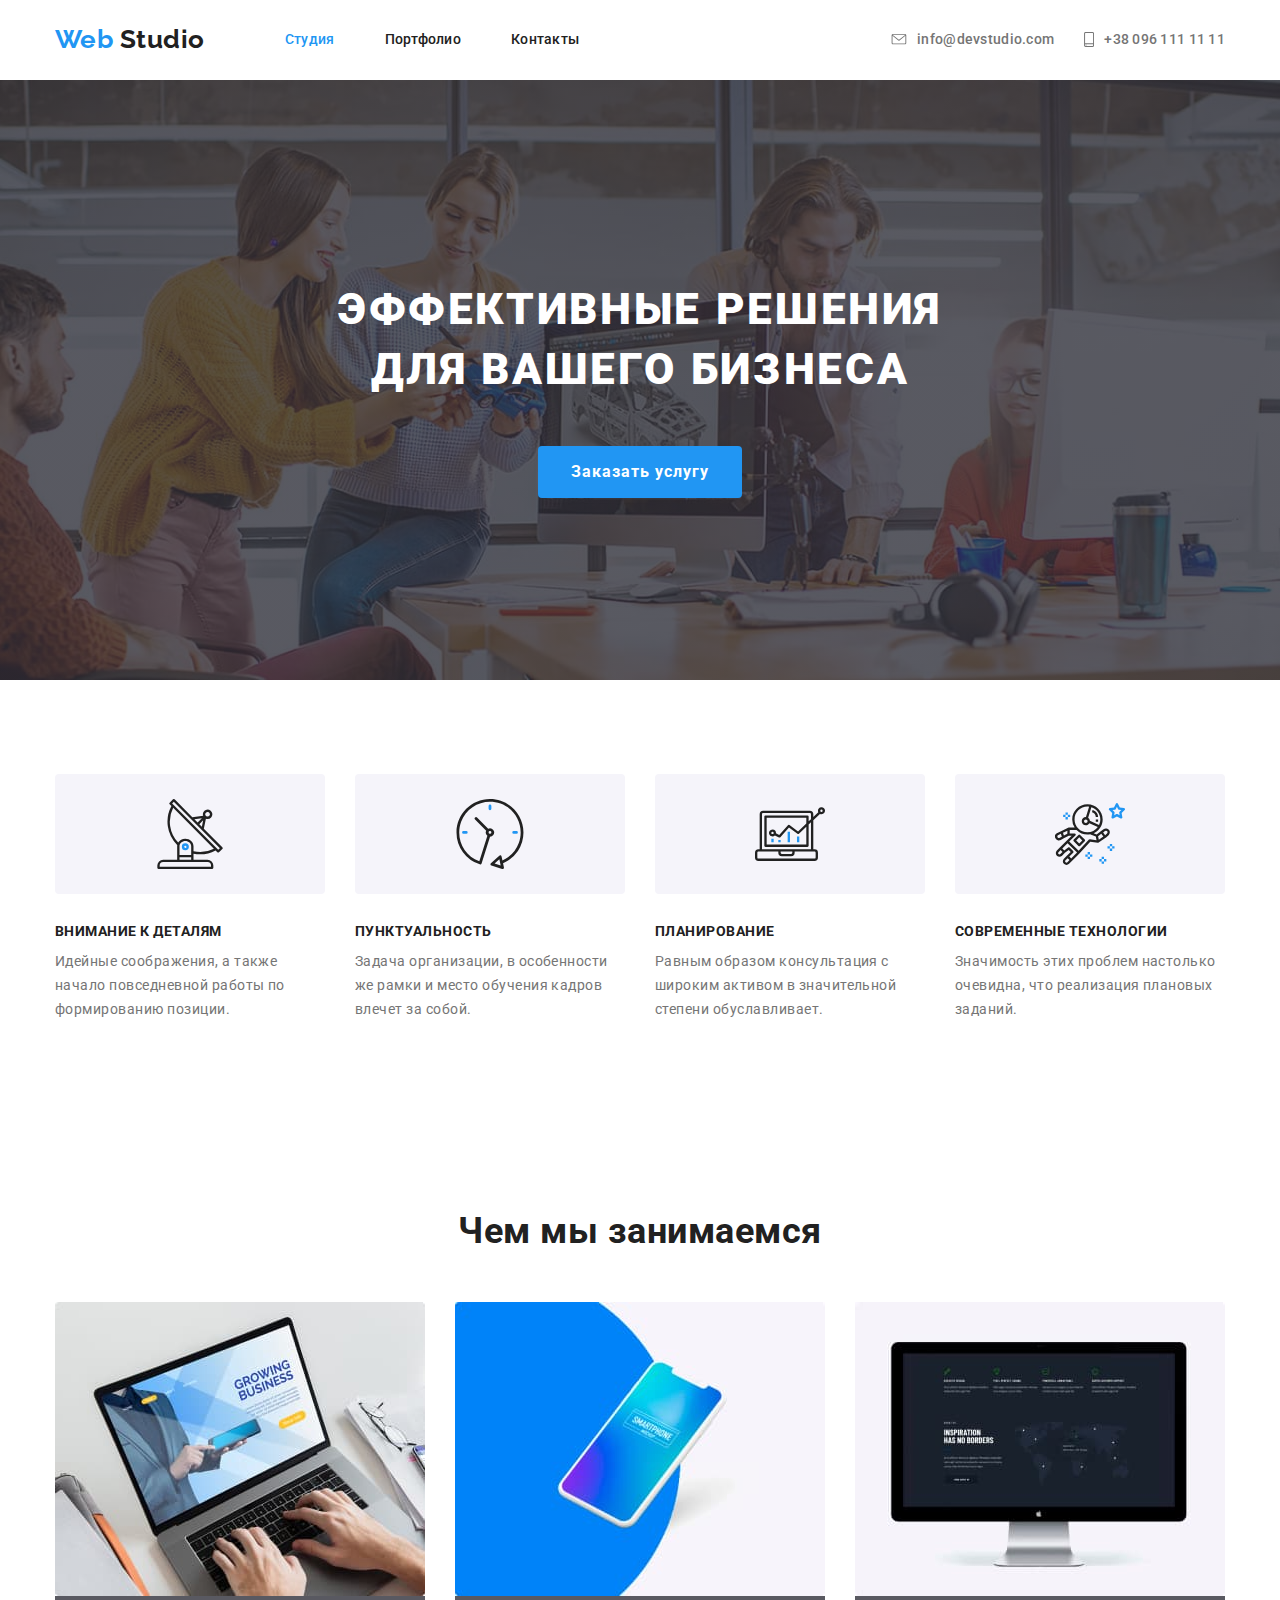
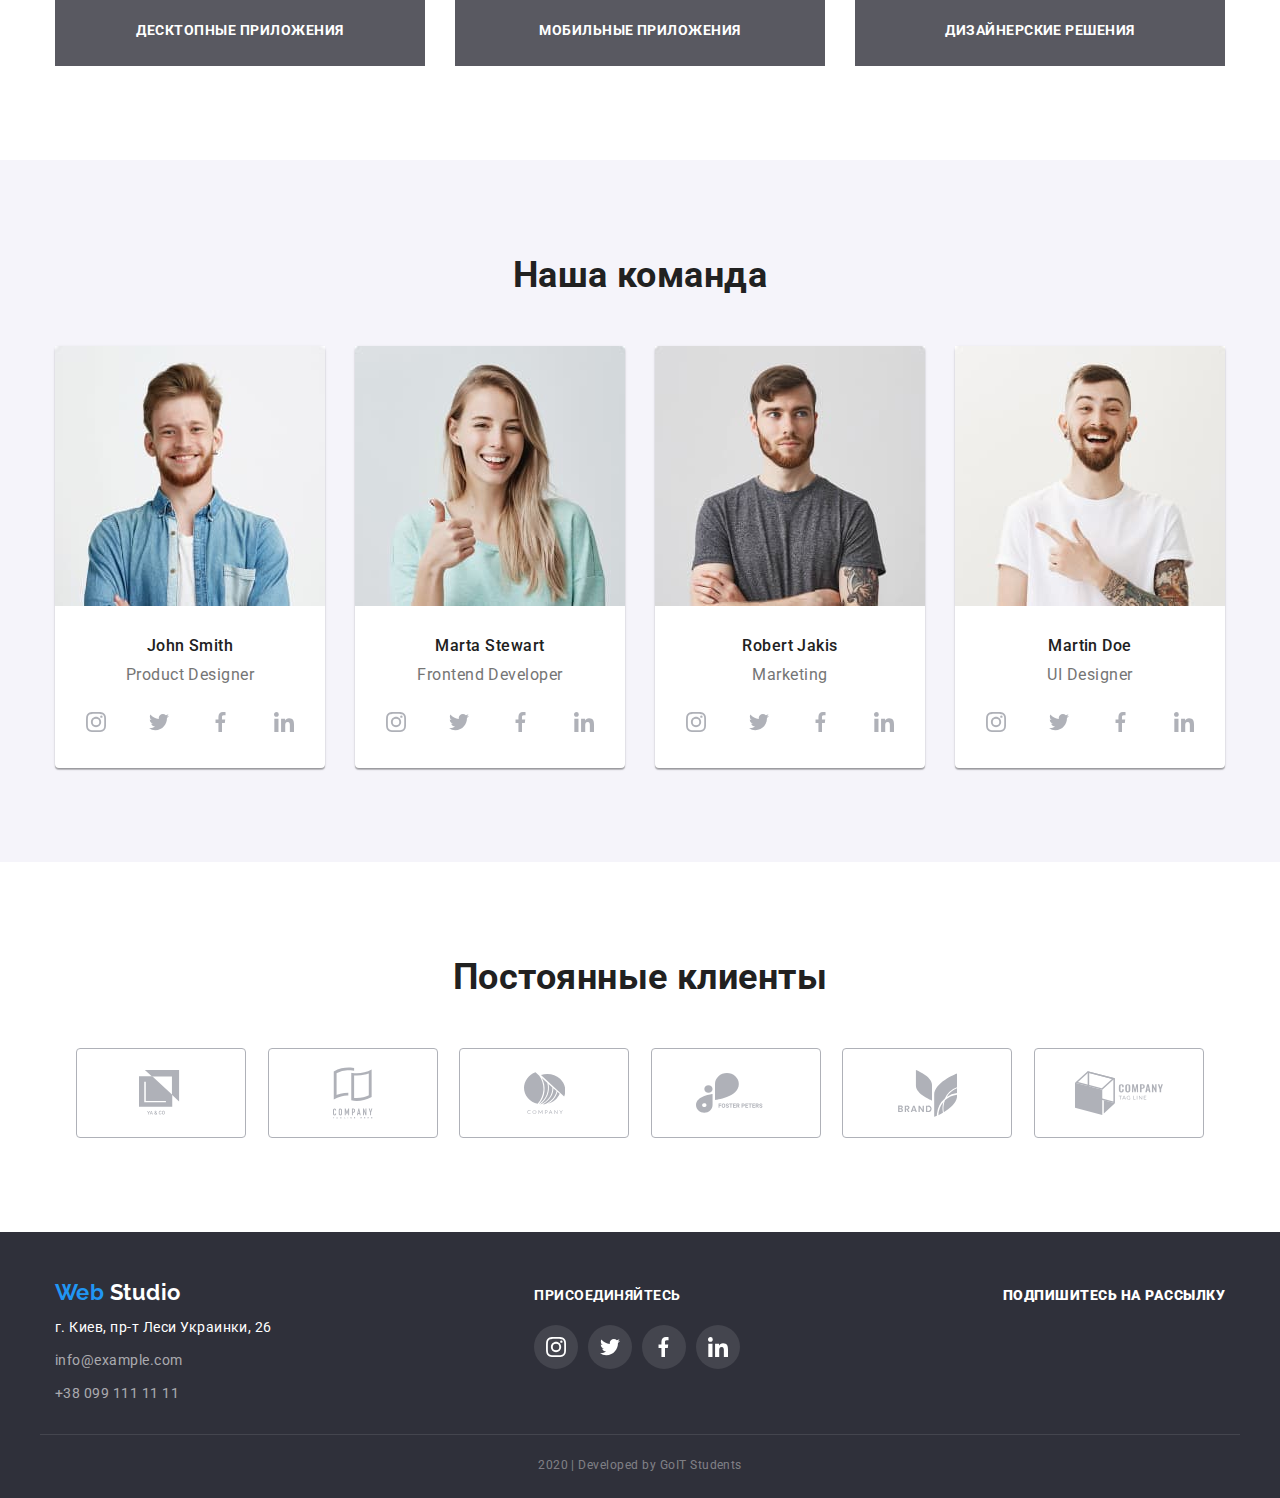
<file: index.html>
<!DOCTYPE html>
<html lang="ru">
  <head>
    <meta charset="UTF-8" />
    <meta name="viewport" content="width=device-width, initial-scale=1.0" />
    <title>Document</title>
    <link
      href="https://fonts.googleapis.com/css2?family=Raleway:wght@700&family=Roboto:wght@400;500;700&display=swap"
      rel="stylesheet"
    />
    <link rel="stylesheet" href="./css/common.css" />
    <link rel="stylesheet" href="./css/main.css" />
  </head>
  <body>
    <!--Шапка сайта-->
    <header>
      <div class="container header">
        <nav class="main-nav">
          <a href="./index.html" class="logo-header">
            <span class="logo-web">Web</span>
            <span class="logo-studio">Studio</span>
          </a>

          <ul class="site-nav list">
            <li class="item">
              <a href="./index.html" class="link current">Студия</a>
            </li>
            <li class="item">
              <a href="./portfolio.html" class="link">Портфолио</a>
            </li>
            <li class="item"><a href="" class="link">Контакты</a></li>
          </ul>
        </nav>

        <div class="contacts">
          <a href="mailto:info@devstudio.com " class="link">
            <svg class="contacts-icon envelope">
              <use href="./images/sprite.svg#envelope"></use>
            </svg>
            info@devstudio.com
          </a>
          <a href="tel:+380961111111" class="link">
            <svg class="contacts-icon smartphone">
              <use href="./images/sprite.svg#smartphone"></use>
            </svg>
            +38 096 111 11 11
          </a>
        </div>
      </div>
    </header>

    <main>
      <!--Герой-->
      <section class="hero">
        <h1 class="hero-title">эффективные решения для вашего бизнеса</h1>
        <a href="" class="button">Заказать услугу</a>
      </section>

      <!--Преимущества-->
      <section class="section">
        <div class="container">
          <!--этот заголовок спрячется в CSS-->
          <h2 class="section-title visually-hidden">Наши преимущества</h2>

          <ul class="feature list">
            <li class="item">
              <div class="bg-icon">
                <svg class="icon-antenna" width="70" height="70">
                  <use href="./images/sprite.svg#antenna"></use>
                </svg>
              </div>

              <!-- <img
                src="./images/antenna.svg"
                alt="изображение параболической антенны"
              /> -->
              <h3 class="title">Внимание к деталям</h3>
              <p class="description">
                Идейные соображения, а также начало повседневной работы по
                формированию позиции.
              </p>
            </li>
            <li class="item">
              <div class="bg-icon">
                <svg class="icon-antenna" width="70" height="70">
                  <use href="./images/sprite.svg#clock"></use>
                </svg>
              </div>

              <!-- <img src="./images/clock.svg" alt="изображение настенных часов" /> -->

              <h3 class="title">Пунктуальность</h3>
              <p class="description">
                Задача организации, в особенности же рамки и место обучения
                кадров влечет за собой.
              </p>
            </li>
            <li class="item">
              <div class="bg-icon">
                <svg class="icon-antenna" width="70" height="70">
                  <use href="./images/sprite.svg#diagram"></use>
                </svg>
              </div>

              <!-- <img src="./images/diagram.svg" alt="изображение диаграммы" /> -->

              <h3 class="title">Планирование</h3>
              <p class="description">
                Равным образом консультация с широким активом в значительной
                степени обуславливает.
              </p>
            </li>
            <li class="item">
              <div class="bg-icon">
                <svg class="icon-antenna" width="70" height="70">
                  <use href="./images/sprite.svg#astronaut"></use>
                </svg>
              </div>

              <!-- <img src="./images/astronaut.svg" alt="изображение астронавта" /> -->

              <h3 class="title">Современные технологии</h3>
              <p class="description">
                Значимость этих проблем настолько очевидна, что реализация
                плановых заданий.
              </p>
            </li>
          </ul>
        </div>
      </section>

      <!-- Чем мы занимаемся -->
      <section class="section">
        <div class="container">
          <h2 class="section-title">Чем мы занимаемся</h2>

          <ul class="works list">
            <li class="item">
              <img
                src="./images/desktopapp.jpg"
                alt="изображение ноутбука"
                width="370"
              />
              <h3 class="title">Десктопные приложения</h3>
            </li>
            <li class="item">
              <img
                src="./images/mobileapp.jpg"
                alt="изображение мобильного телефона"
                width="370"
              />
              <h3 class="title">Мобильные приложения</h3>
            </li>
            <li class="item">
              <img
                src="./images/designsolutions.jpg"
                alt="изображение монитора с дизайнерскими решениями"
                width="370"
              />
              <h3 class="title">Дизайнерские решения</h3>
            </li>
          </ul>
        </div>
      </section>

      <!--Наша команда-->
      <section class="section secondary-bg">
        <div class="container">
          <h2 class="section-title">Наша команда</h2>

          <ul class="team list">
            <li class="item">
              <img
                src="./images/teammate-1.jpg"
                alt="фото члена команды"
                width="270"
              />
              <h3 class="title">John Smith</h3>
              <p class="position">Product Designer</p>

              <!--ссылки на соц. сети-->
              <ul class="list icon">
                <li class="social">
                  <a href="" aria-label="Ссылка на Instagram" class="link">
                    <svg class="social-icon" width="20" height="20">
                      <use href="./images/sprite.svg#logo-instagram"></use>
                    </svg>
                    <!-- <img
                      src="./images/logo-instagram.svg"
                      alt="логотип Инстаграм"
                    /> -->
                  </a>
                </li>
                <li class="social">
                  <a href="" aria-label="Ссылка на Twitter" class="link">
                    <svg class="social-icon" width="20" height="20">
                      <use href="./images/sprite.svg#logo-twitter"></use>
                    </svg>

                    <!-- <img
                      src="./images/logo-twitter.svg"
                      alt="логотип Твиттер"
                    /> -->
                  </a>
                </li>
                <li class="social">
                  <a href="" aria-label="Ссылка на Facebook" class="link">
                    <svg class="social-icon" width="20" height="20">
                      <use href="./images/sprite.svg#logo-facebook"></use>
                    </svg>

                    <!-- <img
                      src="./images/logo-facebook.svg"
                      alt="логотип Фейсбук"
                    /> -->
                  </a>
                </li>
                <li class="social">
                  <a href="" aria-label="Ссылка на linkedin" class="link">
                    <svg class="social-icon" width="20" height="20">
                      <use href="./images/sprite.svg#logo-linkedin"></use>
                    </svg>
                    <!-- <img
                      src="./images/logo-linkedin.svg"
                      alt="логотип Линкедин"
                    /> -->
                  </a>
                </li>
              </ul>
            </li>
            <li class="item">
              <img
                src="./images/teammate-2.jpg"
                alt="фото члена команды"
                width="270"
              />
              <h3 class="title">Marta Stewart</h3>
              <p class="position">Frontend Developer</p>

              <!--ссылки на соц. сети-->
              <ul class="list icon">
                <li class="social">
                  <a href="" aria-label="Ссылка на Instagram" class="link">
                    <svg class="social-icon" width="20" height="20">
                      <use href="./images/sprite.svg#logo-instagram"></use>
                    </svg>
                    <!-- <img
                      src="./images/logo-instagram.svg"
                      alt="логотип Инстаграм"
                    /> -->
                  </a>
                </li>
                <li class="social">
                  <a href="" aria-label="Ссылка на Twitter" class="link">
                    <svg class="social-icon" width="20" height="20">
                      <use href="./images/sprite.svg#logo-twitter"></use>
                    </svg>

                    <!-- <img
                      src="./images/logo-twitter.svg"
                      alt="логотип Твиттер"
                    /> -->
                  </a>
                </li>
                <li class="social">
                  <a href="" aria-label="Ссылка на Facebook" class="link">
                    <svg class="social-icon" width="20" height="20">
                      <use href="./images/sprite.svg#logo-facebook"></use>
                    </svg>

                    <!-- <img
                      src="./images/logo-facebook.svg"
                      alt="логотип Фейсбук"
                    /> -->
                  </a>
                </li>
                <li class="social">
                  <a href="" aria-label="Ссылка на linkedin" class="link">
                    <svg class="social-icon" width="20" height="20">
                      <use href="./images/sprite.svg#logo-linkedin"></use>
                    </svg>
                    <!-- <img
                      src="./images/logo-linkedin.svg"
                      alt="логотип Линкедин"
                    /> -->
                  </a>
                </li>
              </ul>
            </li>
            <li class="item">
              <img
                src="./images/teammate-3.jpg"
                alt="фото члена команды"
                width="270"
              />
              <h3 class="title">Robert Jakis</h3>
              <p class="position">Marketing</p>

              <!--ссылки на соц. сети-->
              <ul class="list icon">
                <li class="social">
                  <a href="" aria-label="Ссылка на Instagram" class="link">
                    <svg class="social-icon" width="20" height="20">
                      <use href="./images/sprite.svg#logo-instagram"></use>
                    </svg>
                    <!-- <img
                      src="./images/logo-instagram.svg"
                      alt="логотип Инстаграм"
                    /> -->
                  </a>
                </li>
                <li class="social">
                  <a href="" aria-label="Ссылка на Twitter" class="link">
                    <svg class="social-icon" width="20" height="20">
                      <use href="./images/sprite.svg#logo-twitter"></use>
                    </svg>

                    <!-- <img
                      src="./images/logo-twitter.svg"
                      alt="логотип Твиттер"
                    /> -->
                  </a>
                </li>
                <li class="social">
                  <a href="" aria-label="Ссылка на Facebook" class="link">
                    <svg class="social-icon" width="20" height="20">
                      <use href="./images/sprite.svg#logo-facebook"></use>
                    </svg>

                    <!-- <img
                      src="./images/logo-facebook.svg"
                      alt="логотип Фейсбук"
                    /> -->
                  </a>
                </li>
                <li class="social">
                  <a href="" aria-label="Ссылка на linkedin" class="link">
                    <svg class="social-icon" width="20" height="20">
                      <use href="./images/sprite.svg#logo-linkedin"></use>
                    </svg>
                    <!-- <img
                      src="./images/logo-linkedin.svg"
                      alt="логотип Линкедин"
                    /> -->
                  </a>
                </li>
              </ul>
            </li>
            <li class="item">
              <img
                src="./images/teammate-4.jpg"
                alt="фото члена команды"
                width="270"
              />
              <h3 class="title">Martin Doe</h3>
              <p class="position">UI Designer</p>

              <!--ссылки на соц. сети-->
              <ul class="list icon">
                <li class="social">
                  <a href="" aria-label="Ссылка на Instagram" class="link">
                    <svg class="social-icon" width="20" height="20">
                      <use href="./images/sprite.svg#logo-instagram"></use>
                    </svg>
                    <!-- <img
                      src="./images/logo-instagram.svg"
                      alt="логотип Инстаграм"
                    /> -->
                  </a>
                </li>
                <li class="social">
                  <a href="" aria-label="Ссылка на Twitter" class="link">
                    <svg class="social-icon" width="20" height="20">
                      <use href="./images/sprite.svg#logo-twitter"></use>
                    </svg>

                    <!-- <img
                      src="./images/logo-twitter.svg"
                      alt="логотип Твиттер"
                    /> -->
                  </a>
                </li>
                <li class="social">
                  <a href="" aria-label="Ссылка на Facebook" class="link">
                    <svg class="social-icon" width="20" height="20">
                      <use href="./images/sprite.svg#logo-facebook"></use>
                    </svg>

                    <!-- <img
                      src="./images/logo-facebook.svg"
                      alt="логотип Фейсбук"
                    /> -->
                  </a>
                </li>
                <li class="social">
                  <a href="" aria-label="Ссылка на linkedin" class="link">
                    <svg class="social-icon" width="20" height="20">
                      <use href="./images/sprite.svg#logo-linkedin"></use>
                    </svg>
                    <!-- <img
                      src="./images/logo-linkedin.svg"
                      alt="логотип Линкедин"
                    /> -->
                  </a>
                </li>
              </ul>
            </li>
          </ul>
        </div>
      </section>

      <!--Постоянные клиенты-->
      <section class="section clients">
        <div class="container">
          <h2 class="section-title">Постоянные клиенты</h2>

          <ul class="clients list">
            <li class="item">
              <a href="" aria-label="Ссылка на 1 клиента" class="link">
                <svg class="logo-client" width="44" height="49">
                  <use href="./images/sprite.svg#logo-client-1"></use>
                </svg>

                <!-- <img src="./images/logo-client-1.svg" alt="логотип 1 клиента" /> -->
              </a>
            </li>
            <li class="item">
              <a href="" aria-label="Ссылка на 2 клиента" class="link">
                <svg class="logo-client" width="40" height="52">
                  <use href="./images/sprite.svg#logo-client-2"></use>
                </svg>

                <!-- <img src="./images/logo-client-2.svg" alt="логотип 2 клиента" /> -->
              </a>
            </li>
            <li class="item">
              <a href="" aria-label="Ссылка на 3 клиента" class="link">
                <svg class="logo-client" width="41" height="43">
                  <use href="./images/sprite.svg#logo-client-3"></use>
                </svg>

                <!-- <img src="./images/logo-client-3.svg" alt="логотип 3 клиента" /> -->
              </a>
            </li>
            <li class="item">
              <a href="" aria-label="Ссылка на 4 клиента" class="link">
                <svg class="logo-client" width="80" height="42">
                  <use href="./images/sprite.svg#logo-client-4"></use>
                </svg>

                <!-- <img src="./images/logo-client-4.svg" alt="логотип 4 клиента" /> -->
              </a>
            </li>
            <li class="item">
              <a href="" aria-label="Ссылка на 5 клиента" class="link">
                <svg class="logo-client" width="59" height="47">
                  <use href="./images/sprite.svg#logo-client-5"></use>
                </svg>

                <!-- <img src="./images/logo-client-5.svg" alt="логотип 5 клиента" /> -->
              </a>
            </li>
            <li class="item">
              <a href="" aria-label="Ссылка на 6 клиента" class="link">
                <svg class="logo-client" width="88" height="45">
                  <use href="./images/sprite.svg#logo-client-6"></use>
                </svg>

                <!-- <img src="./images/logo-client-6.svg" alt="логотип 6 клиента" /> -->
              </a>
            </li>
          </ul>
        </div>
      </section>
    </main>

    <!--Футер-->
    <footer class="page-footer">
      <div class="container footer">
        <div class="address">
          <a href="./index.html" class="logo-footer">
            <span class="logo-web">Web</span>
            <span class="logo-studio footer">Studio</span>
          </a>

          <address>
            <ul class="address-list list">
              <li class="street">г. Киев, пр-т Леси Украинки, 26</li>
              <li>
                <a class="link" href="mailto:info@example.com"
                  >info@example.com</a
                >
              </li>
              <li>
                <a class="link" href="tel:+380991111111">+38 099 111 11 11</a>
              </li>
            </ul>
          </address>
        </div>
        <div class="join-in">
          <b class="item">присоединяйтесь</b>
          <div class="social">
            <ul class="social-networks list">
              <li class="item">
                <a href="" aria-label="Ссылка на Instagram" class="link">
                  <svg class="social-icon" width="20" height="20">
                    <use href="./images/sprite.svg#logo-instagram"></use>
                  </svg>

                  <!-- <img
                    src="./images/logo-instagram.svg"
                    alt="логотип Инстаграм"
                  /> -->
                </a>
              </li>
              <li class="item">
                <a href="" aria-label="Ссылка на Twitter" class="link">
                  <svg class="social-icon" width="20" height="20">
                    <use href="./images/sprite.svg#logo-twitter"></use>
                  </svg>

                  <!-- <img src="./images/logo-twitter.svg" alt="логотип Твиттер" /> -->
                </a>
              </li>
              <li class="item">
                <a href="" aria-label="Ссылка на Facebook" class="link">
                  <svg class="social-icon" width="20" height="20">
                    <use href="./images/sprite.svg#logo-facebook"></use>
                  </svg>

                  <!-- <img src="./images/logo-facebook.svg" alt="логотип Фейсбук" /> -->
                </a>
              </li>
              <li class="item">
                <a href="" aria-label="Ссылка на linkedin" class="link">
                  <svg class="social-icon" width="20" height="20">
                    <use href="./images/sprite.svg#logo-linkedin"></use>
                  </svg>

                  <!-- <img
                    src="./images/logo-linkedin.svg"
                    alt="логотип Линкедин"
                  /> -->
                </a>
              </li>
            </ul>
          </div>
        </div>
        <div class="subscribe">
          <b>Подпишитесь на рассылку</b>
        </div>
      </div>
      <p class="copyright">2020 | Developed by GoIT Students</p>
    </footer>
  </body>
</html>
</file>
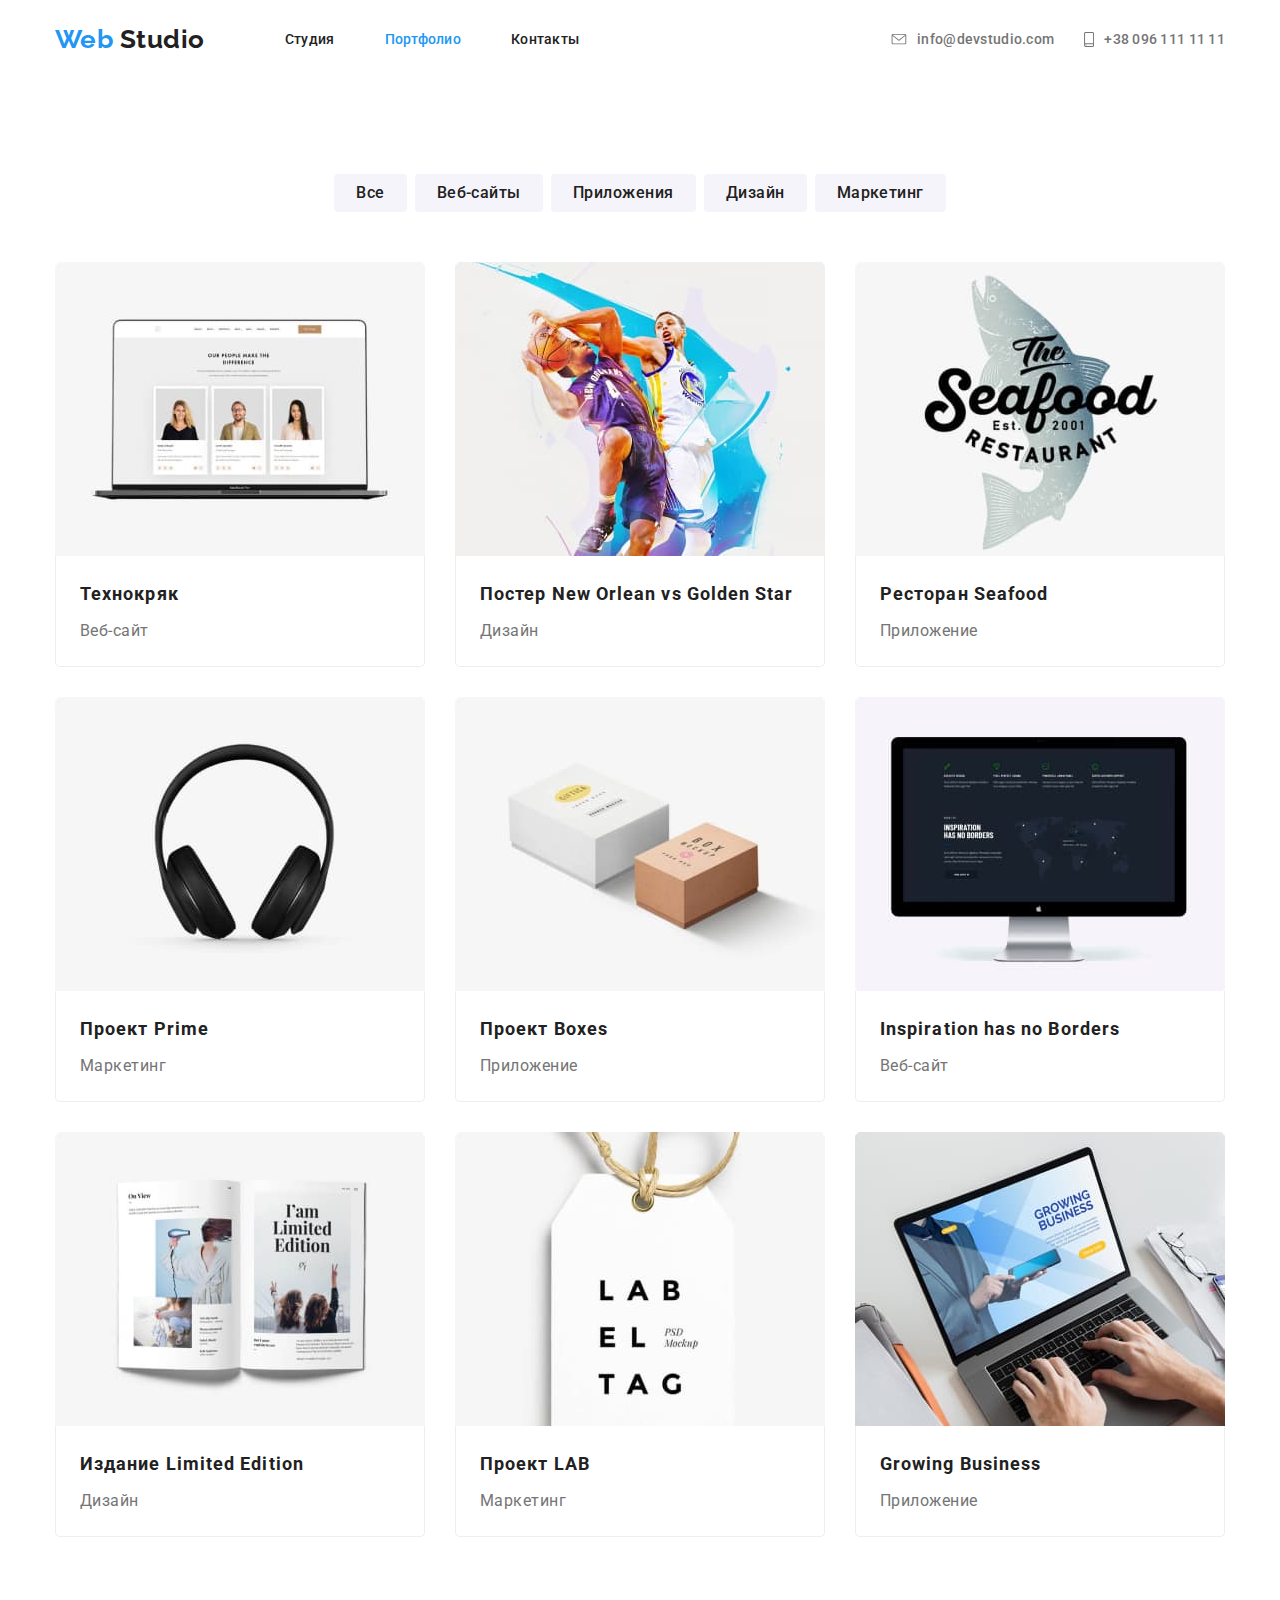
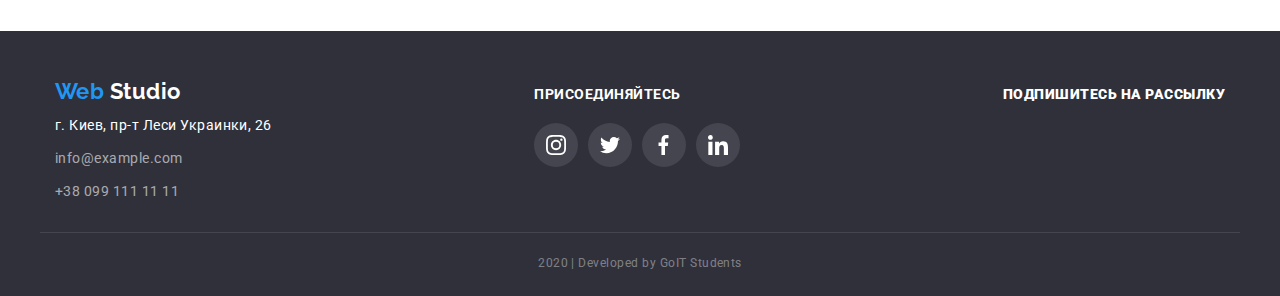
<file: portfolio.html>
<!DOCTYPE html>
<html lang="ru">
  <head>
    <meta charset="UTF-8" />
    <meta name="viewport" content="width=device-width, initial-scale=1.0" />
    <title>Document</title>
    <link
      href="https://fonts.googleapis.com/css2?family=Raleway:wght@700&family=Roboto:wght@400;500;700&display=swap"
      rel="stylesheet"
    />
    <link rel="stylesheet" href="./css/common.css" />
    <link rel="stylesheet" href="./css/portfolio.css" />
  </head>
  <body>
    <!--Шапка сайта-->
    <header>
      <div class="container header">
        <nav class="main-nav">
          <a href="./index.html" class="logo-header">
            <span class="logo-web">Web</span>
            <span class="logo-studio">Studio</span>
          </a>

          <ul class="site-nav list">
            <li class="item">
              <a href="./index.html" class="link">Студия</a>
            </li>
            <li class="item">
              <a href="./portfolio.html" class="link current">Портфолио</a>
            </li>
            <li class="item"><a href="" class="link">Контакты</a></li>
          </ul>
        </nav>

        <div class="contacts">
          <a href="mailto:info@devstudio.com " class="link">
            <svg class="contacts-icon envelope">
              <use href="./images/sprite.svg#envelope"></use>
            </svg>
            info@devstudio.com
          </a>
          <a href="tel:+380961111111" class="link">
            <svg class="contacts-icon smartphone">
              <use href="./images/sprite.svg#smartphone"></use>
            </svg>
            +38 096 111 11 11
          </a>
        </div>
      </div>
    </header>

    <main>
      <section class="section portfolio">
        <div class="container">
          <!-- Этот заголовок будет скрыт  -->
          <h1 class="section-title visually-hidden">
            Портфолио (заголовок будет скрыт)
          </h1>

          <!-- Фильтр -->
          <ul class="filter-button list">
            <li class="item">
              <button type="button" class="button">Все</button>
            </li>
            <li class="item">
              <button type="button" class="button">Веб-сайты</button>
            </li>
            <li class="item">
              <button type="button" class="button">Приложения</button>
            </li>
            <li class="item">
              <button type="button" class="button">Дизайн</button>
            </li>
            <li class="item">
              <button type="button" class="button">Маркетинг</button>
            </li>
          </ul>

          <!-- Список работ -->

          <ul class="works list">
            <li class="card">
              <a href="">
                <img
                  src="./images/web-site.jpg"
                  alt="изображение ноутбука с сайтом"
                  width="370"
                />
                <div class="card-content">
                  <h2 class="title">Технокряк</h2>
                  <p class="description">Веб-сайт</p>
                  <!-- <p class="text">
                  Технокряк это современная площадка распространения
                  коронавируса. Компании используют эту платформу для цифрового
                  шпионажа и атак на защищённые сервера конкурентов.
                </p> -->
                </div>
              </a>
            </li>
            <li class="card">
              <a href="">
                <img
                  src="./images/desing.jpg"
                  alt="изображение постера с двумя играющими басскетболлистами"
                  width="370"
                />
                <div class="card-content">
                  <h2 class="title">Постер New Orlean vs Golden Star</h2>
                  <p class="description">Дизайн</p>
                  <!-- <p class="text">
                  Технокряк это современная площадка распространения
                  коронавируса. Компании используют эту платформу для цифрового
                  шпионажа и атак на защищённые сервера конкурентов.
                </p> -->
                </div>
              </a>
            </li>
            <li class="card">
              <a href="">
                <img
                  src="./images/app-seafood.jpg"
                  alt="изображение логотипа: рыба на белом фоне"
                  width="370"
                />
                <div class="card-content">
                  <h2 class="title">Ресторан Seafood</h2>
                  <p class="description">Приложение</p>
                  <!-- <p class="text">
                  Технокряк это современная площадка распространения
                  коронавируса. Компании используют эту платформу для цифрового
                  шпионажа и атак на защищённые сервера конкурентов.
                </p> -->
                </div>
              </a>
            </li>
            <li class="card">
              <a href="">
                <img
                  src="./images/phones.jpg"
                  alt="изображение наушников на белом фоне"
                  width="370"
                />
                <div class="card-content">
                  <h2 class="title">Проект Prime</h2>
                  <p class="description">Маркетинг</p>
                  <!-- <p class="text">
                  Технокряк это современная площадка распространения
                  коронавируса. Компании используют эту платформу для цифрового
                  шпионажа и атак на защищённые сервера конкурентов.
                </p> -->
                </div>
              </a>
            </li>
            <li class="card">
              <a href="">
                <img
                  src="./images/two-boxes.jpg"
                  alt="изображение двух коробок"
                  width="370"
                />
                <div class="card-content">
                  <h2 class="title">Проект Boxes</h2>
                  <p class="description">Приложение</p>
                  <!-- <p class="text">
                  Технокряк это современная площадка распространения
                  коронавируса. Компании используют эту платформу для цифрового
                  шпионажа и атак на защищённые сервера конкурентов.
                </p> -->
                </div>
              </a>
            </li>
            <li class="card">
              <a href="">
                <img
                  src="./images/designsolutions.jpg"
                  alt="изображение монитора с сайтом"
                  width="370"
                />
                <div class="card-content">
                  <h2 class="title">Inspiration has no Borders</h2>
                  <p class="description">Веб-сайт</p>
                  <!-- <p class="text">
                  Технокряк это современная площадка распространения
                  коронавируса. Компании используют эту платформу для цифрового
                  шпионажа и атак на защищённые сервера конкурентов.
                </p> -->
                </div>
              </a>
            </li>
            <li class="card">
              <a href="">
                <img
                  src="./images/open-magazine.jpg"
                  alt="изображение раскрытого журнала"
                  width="370"
                />
                <div class="card-content">
                  <h2 class="title">Издание Limited Edition</h2>
                  <p class="description">Дизайн</p>
                  <!-- <p class="text">
                  Технокряк это современная площадка распространения
                  коронавируса. Компании используют эту платформу для цифрового
                  шпионажа и атак на защищённые сервера конкурентов.
                </p> -->
                </div>
              </a>
            </li>
            <li class="card">
              <a href="">
                <img
                  src="./images/letter-tag.jpg"
                  alt="изображение бирки с буквами"
                  width="370"
                />
                <div class="card-content">
                  <h2 class="title">Проект LAB</h2>
                  <p class="description">Маркетинг</p>
                  <!-- <p class="text">
                  Технокряк это современная площадка распространения
                  коронавируса. Компании используют эту платформу для цифрового
                  шпионажа и атак на защищённые сервера конкурентов.
                </p> -->
                </div>
              </a>
            </li>
            <li class="card">
              <a href="">
                <img
                  src="./images/print-hands.jpg"
                  alt="изображение печатающтх на ноутбуке рук"
                  width="370"
                />
                <div class="card-content">
                  <h2 class="title">Growing Business</h2>
                  <p class="description">Приложение</p>
                  <!-- <p class="text">
                  Технокряк это современная площадка распространения
                  коронавируса. Компании используют эту платформу для цифрового
                  шпионажа и атак на защищённые сервера конкурентов.
                </p> -->
                </div>
              </a>
            </li>
          </ul>
        </div>
      </section>
    </main>

    <!--Футер-->
    <footer class="page-footer">
      <div class="container footer">
        <div class="address">
          <a href="./index.html" class="logo-footer">
            <span class="logo-web">Web</span>
            <span class="logo-studio footer">Studio</span>
          </a>

          <address>
            <ul class="address-list list">
              <li class="street">г. Киев, пр-т Леси Украинки, 26</li>
              <li>
                <a class="link" href="mailto:info@example.com"
                  >info@example.com</a
                >
              </li>
              <li>
                <a class="link" href="tel:+380991111111">+38 099 111 11 11</a>
              </li>
            </ul>
          </address>
        </div>
        <div class="join-in">
          <b class="item">присоединяйтесь</b>
          <div class="social">
            <ul class="social-networks list">
              <li class="item">
                <a href="" aria-label="Ссылка на Instagram" class="link">
                  <svg class="social-icon" width="20" height="20">
                    <use href="./images/sprite.svg#logo-instagram"></use>
                  </svg>

                  <!-- <img
                    src="./images/logo-instagram.svg"
                    alt="логотип Инстаграм"
                  /> -->
                </a>
              </li>
              <li class="item">
                <a href="" aria-label="Ссылка на Twitter" class="link">
                  <svg class="social-icon" width="20" height="20">
                    <use href="./images/sprite.svg#logo-twitter"></use>
                  </svg>

                  <!-- <img src="./images/logo-twitter.svg" alt="логотип Твиттер" /> -->
                </a>
              </li>
              <li class="item">
                <a href="" aria-label="Ссылка на Facebook" class="link">
                  <svg class="social-icon" width="20" height="20">
                    <use href="./images/sprite.svg#logo-facebook"></use>
                  </svg>

                  <!-- <img src="./images/logo-facebook.svg" alt="логотип Фейсбук" /> -->
                </a>
              </li>
              <li class="item">
                <a href="" aria-label="Ссылка на linkedin" class="link">
                  <svg class="social-icon" width="20" height="20">
                    <use href="./images/sprite.svg#logo-linkedin"></use>
                  </svg>

                  <!-- <img
                    src="./images/logo-linkedin.svg"
                    alt="логотип Линкедин"
                  /> -->
                </a>
              </li>
            </ul>
          </div>
        </div>
        <div class="subscribe">
          <b>Подпишитесь на рассылку</b>
        </div>
      </div>
      <p class="copyright">2020 | Developed by GoIT Students</p>
    </footer>
  </body>
</html>
</file>
<file: css/common.css>
:root {
  --primary-text-color: #757575;
  --title-text-color: #212121;
  --accent-color: #2196f3;
  --primary-bg-color: #ffffff;
  --secondary-bg-color: #f5f4fa;
  --footer-bg-color: #2f303a;
  --button-bg-color: #f5f4fa;
  --color-social-links: #afb1b8;
}

html {
  box-sizing: border-box;
}

*,
*::before,
*::after {
  box-sizing: inherit;
}

img {
  display: block;
  max-width: 100%;
  height: auto;
}

body {
  background-color: #ffffff;
  color: var(--primary-text-color);
  font-family: Roboto, sans-serif;
  letter-spacing: 0.03em;
  margin: 0;
}

/* Утилиты */

a {
  text-decoration: none;
  cursor: pointer;
}

.list {
  padding: 0;
  margin: 0;
  list-style: none;
}

/* Логотип */
.logo-header {
  padding-top: 24px;
  padding-bottom: 25px;

  font-family: Raleway, sans-serif;

  font-weight: 700;
  font-size: 26px;
  line-height: 1.19;
}

.logo-footer {
  font-family: Raleway, sans-serif;

  font-weight: 700;
  font-size: 22px;
  line-height: 1.18;
}

.logo-web {
  color: #2196f3;
}
.logo-studio {
  color: #212121;
}

.logo-studio.footer {
  color: #ffffff;
}

.container {
  width: 1200px;
  padding-left: 15px;
  padding-right: 15px;
  margin-left: auto;
  margin-right: auto;
  /* outline: 2px solid tomato; */
}

.visually-hidden {
  position: absolute !important;
  clip: rect(1px 1px 1px 1px); /* IE6, IE7 */
  clip: rect(1px, 1px, 1px, 1px);
  padding: 0 !important;
  border: 0 !important;
  height: 1px !important;
  width: 1px !important;
  overflow: hidden;
}

/* Шапка */
.container.header {
  display: flex;
  align-items: center;
}

.main-nav {
  display: flex;
  align-items: center;
}

.contacts {
  display: flex;
  margin-left: auto;
}

.contacts .link + .link {
  margin-left: 30px;
}
/* Навигация сайта */
.site-nav {
  display: flex;
  margin-left: 80px;
}

/* .site-nav .item:not(:last-child) {
  margin-right: 50px;
} */

.site-nav .item + .item {
  margin-left: 50px;
}

.site-nav .link.current {
  color: var(--accent-color);
}

.site-nav .link {
  display: block;
  padding-top: 32px;
  padding-bottom: 32px;

  color: var(--title-text-color);
  font-weight: 500;
  font-size: 14px;
  line-height: 1.14;
  letter-spacing: 0.02em;
}

/* svg иконка почты */
.contacts-icon.envelope {
  width: 16px;
  height: 11px;
  fill: currentColor;
  margin-right: 10px;
}

/* svg иконка телефон */
.contacts-icon.smartphone {
  width: 10px;
  height: 15px;
  fill: currentColor;
  margin-right: 10px;
}

.contacts .link {
  display: inline-flex;
  align-items: center;

  color: var(--primary-text-color);

  font-weight: 500;
  font-size: 14px;
  line-height: 1.14;
  letter-spacing: 0.02em;
}

.site-nav .link:hover,
.site-nav .link:focus,
.contacts .link:hover,
.contacts .link:focus {
  color: var(--accent-color);
}

.contacts-icon:hover,
.contacts-icon:focus {
  fill: var(--accent-color);
}

/* Футер */
.page-footer {
  background-color: var(--footer-bg-color);
}

.container.footer {
  display: flex;
  padding-top: 48px;
  padding-bottom: 28px;

  align-items: baseline;
  justify-content: space-between;
  border-bottom: 1px solid rgba(255, 255, 255, 0.1);
}

.address-list {
  font-style: normal;
  font-size: 14px;
  line-height: 1.71;
}

.address-list .street {
  margin-top: 10px;

  color: #ffffff;
}

.address .link {
  display: block;
  margin-top: 9px;
  color: rgba(255, 255, 255, 0.6);
}

.social-networks {
  display: flex;
  justify-content: space-evenly;
}

.social-networks .link {
  background-color: rgba(255, 255, 255, 0.1);
}

.social-networks .item:not(:last-child) {
  margin-right: 10px;
}

.social-networks .social-icon {
  fill: var(--primary-bg-color);
}

.social .link {
  display: flex;
  justify-content: center;
  align-items: center;
  width: 44px;
  height: 44px;
  border-radius: 50%;
  fill: var(--color-social-links);
}

.social .link:hover,
.social .link:focus {
  background-color: var(--accent-color);
  fill: #ffffff;
}

.join-in > .item {
  display: block;
  margin-bottom: 21px;

  color: #ffffff;
  font-weight: 700;
  font-size: 14px;
  line-height: 1.14;
  text-transform: uppercase;
}

.subscribe {
  display: block;

  color: #ffffff;

  font-weight: 700;
  font-size: 14px;
  line-height: 1.14;
  text-transform: uppercase;
}
.copyright {
  margin: 0;
  padding-top: 18px;
  padding-bottom: 21px;
  color: rgba(255, 255, 255, 0.4);
  font-size: 12px;
  line-height: 2;
  text-align: center;
}
</file>
<file: css/main.css>
/*  цвет основного текста #757575  */
/*  цвет заголовков #212121  */
/*  цвет акцента #2196F3   */
/*  белый цвет #FFFFFF    */
/*  цвет фона героя  rgba(47, 48, 58, 0.8);  */
/*  цвет фона секции "Наша команда" #F5F4FA  */

/* цвет иконок соц. сетей в секции "Наша команда"
#AFB1B8 */
/*  цвета в футере rgba(255, 255, 255, 0.6)
                   rgba(255, 255, 255, 0.4) */

/* Герой */
.hero {
  /* outline: 1px solid tomato; */

  max-width: 1600px;
  height: 600px;
  margin-left: auto;
  margin-right: auto;

  text-align: center;

  background-color: rgba(47, 48, 58, 0.8);
  background-image: linear-gradient(
      to right,
      rgba(47, 48, 58, 0.8),
      rgba(47, 48, 58, 0.8)
    ),
    url(../images/bg-hero.jpg);
  background-repeat: no-repeat;
  background-position: center;
  background-size: cover;
}

.hero-title {
  width: 646px;
  padding-top: 200px;
  margin-top: 0;
  margin-right: auto;
  margin-left: auto;
  margin-bottom: 46px;

  color: var(--primary-bg-color);
  font-weight: 900;
  font-size: 44px;
  line-height: 1.36;
  letter-spacing: 0.06em;
  text-transform: uppercase;
}

/* Кнопка героя */
.button {
  display: inline-block;
  border: 1px solid transparent;
  border-radius: 4px;
  padding: 10px 32px;
  min-width: 200px;

  color: #ffffff;
  background-color: var(--accent-color);

  font-weight: 700;
  font-size: 16px;
  line-height: 1.87;
  letter-spacing: 0.06em;
  text-align: center;
}

/* Секции */

.section {
  padding-top: 94px;
  padding-bottom: 94px;
}

.section-title {
  margin-top: 0;
  margin-bottom: 50px;

  color: var(--title-text-color);
  font-weight: 700;
  font-size: 36px;
  line-height: 1.17;
  text-align: center;
}

/* Преимущества */
.feature {
  display: flex;
}
/* 
.feature .item {
  width: 278px;
} */

.feature .item + .item {
  margin-left: 30px;
}
.feature .bg-icon {
  display: flex;
  justify-content: center;
  align-items: center;

  width: 270px;
  height: 120px;
  background-color: #f5f4fa;

  border-radius: 4px;
}

.feature .title {
  margin-top: 30px;
  margin-bottom: 0;

  color: var(--title-text-color);

  font-weight: 700;
  font-size: 14px;
  line-height: 1.14;
  text-transform: uppercase;
}

.feature .description {
  margin-top: 10px;
  margin-bottom: 0;

  font-size: 14px;
  line-height: 1.71;
}

/* Чем мы занимаемся */
.works {
  display: flex;
}

.works .item + .item {
  margin-left: 30px;
}

.works .title {
  margin-top: 0;
  margin-bottom: 0;
  padding: 27px;

  background-color: rgba(47, 48, 58, 0.8);
  color: var(--primary-bg-color);

  font-weight: 700;
  font-size: 14px;
  line-height: 1.14;
  text-transform: uppercase;
  text-align: center;
}

/* Наша команда */
.section.secondary-bg {
  background-color: var(--secondary-bg-color);
}

.team {
  display: flex;
  text-align: center;
}

.team .item {
  padding-bottom: 24px;

  border-radius: 4px;
  box-shadow: 0px 2px 1px rgba(0, 0, 0, 0.2), 0px 1px 1px rgba(0, 0, 0, 0.14),
    0px 1px 3px rgba(0, 0, 0, 0.12);

  background-color: var(--primary-bg-color);
}

.team .item + .item {
  margin-left: 30px;
}

.team .list {
  display: flex;

  justify-content: space-evenly;
  align-items: center;
}

.team .title {
  margin-top: 30px;
  margin-bottom: 0;

  color: var(--title-text-color);

  font-weight: 500;
  font-size: 16px;
  line-height: 1.19;
}

.team .position {
  margin-top: 10px;
  margin-bottom: 16px;

  font-size: 16px;
  line-height: 1.19;
}

/* .social .link {
  display: flex;
  justify-content: center;
  align-items: center;
  width: 44px;
  height: 44px;
  border-radius: 50%;
  fill: var(--color-social-links);
}

.social .link:hover,
.social .link:focus {
  background-color: var(--accent-color);
  fill: #ffffff;
} */

/* Постоянные клиенты */
.clients {
  display: flex;
  justify-content: space-evenly;
}

.clients .link {
  display: flex;
  justify-content: center;
  align-items: center;
  width: 170px;
  height: 90px;
  color: var(--color-social-links);
  border: 1px solid #afb1b8;
  border-radius: 4px;
}

.logo-client {
  fill: currentColor;
}

.clients .link:hover,
.clients .link:focus {
  border: 1px solid var(--accent-color);
  color: var(--accent-color);
}
</file>
<file: css/portfolio.css>
/*  цвет основного текста #757575  */
/*  цвет заголовков #212121  */
/*  цвет акцента #2196F3   */
/*  белый цвет #FFFFFF    */
/*  цвета в футере rgba(255, 255, 255, 0.6)
                   rgba(255, 255, 255, 0.4) */

/* цвет фона кнопок #F5F4FA */

:root {
  --primary-text-color: #757575;
  --title-text-color: #212121;
  --accent-color: #2196f3;
  --primary-bg-color: #ffffff;
  --secondary-bg-color: #f5f4fa;
  --footer-bg-color: #2f303a;
  --button-bg-color: #f5f4fa;
}

.section {
  padding-top: 94px;
  padding-bottom: 94px;
}

.section-title {
  margin-top: 0;
  margin-bottom: 0;
  text-align: center;
}

/* Кнопка фильтра */

.filter-button {
  display: flex;
  justify-content: center;
  margin-bottom: 50px;
}

.filter-button > .item:not(:last-child) {
  margin-right: 8px;
}

.button {
  color: var(--title-text-color);
  background-color: var(--button-bg-color);

  border: none;
  border-radius: 4px;
  padding: 6px 22px;

  font-family: inherit;
  font-weight: 500;
  font-size: 16px;
  line-height: 1.62;
  letter-spacing: 0.03em;
}

.button:hover,
.button:focus {
  color: var(--primary-bg-color);
  background-color: var(--accent-color);
  box-shadow: 0px 2px 2px rgba(0, 0, 0, 0.12), 0px 1px 2px rgba(0, 0, 0, 0.08),
    0px 3px 1px rgba(0, 0, 0, 0.1);
}

/* Список работ  */

.works {
  display: flex;
  flex-wrap: wrap;
}

.card {
  width: calc((100% - 60px) / 3);
  margin-right: 30px;
  margin-bottom: 30px;

  border-top-left-radius: 5px;
  border-top-right-radius: 5px;
  overflow: hidden;
}

.card:nth-child(3n) {
  margin-right: 0;
}

.card:nth-last-child(-n + 3) {
  margin-bottom: 0;
}

.card-content {
  padding-left: 24px;
  padding-right: 24px;
  padding-top: 20px;
  padding-bottom: 20px;

  border-left: 1px solid #eeeeee;
  border-right: 1px solid #eeeeee;
  border-bottom: 1px solid #eeeeee;
  /* border: 1px solid #eeeeee; */

  border-bottom-right-radius: 5px;
  border-bottom-left-radius: 5px;
}

.works .title {
  margin-top: 0;
  margin-bottom: 0;

  color: var(--title-text-color);

  font-weight: 700;
  font-size: 18px;
  line-height: 2;
  letter-spacing: 0.06em;
}

.works .description {
  margin-top: 4px;
  margin-bottom: 0;
  color: var(--primary-text-color);

  font-size: 16px;
  line-height: 1.87;
}

.works .text {
  color: var(--primary-bg-color);
  background-color: var(--accent-color);

  font-size: 18px;
  line-height: 1.56;
}
</file>
